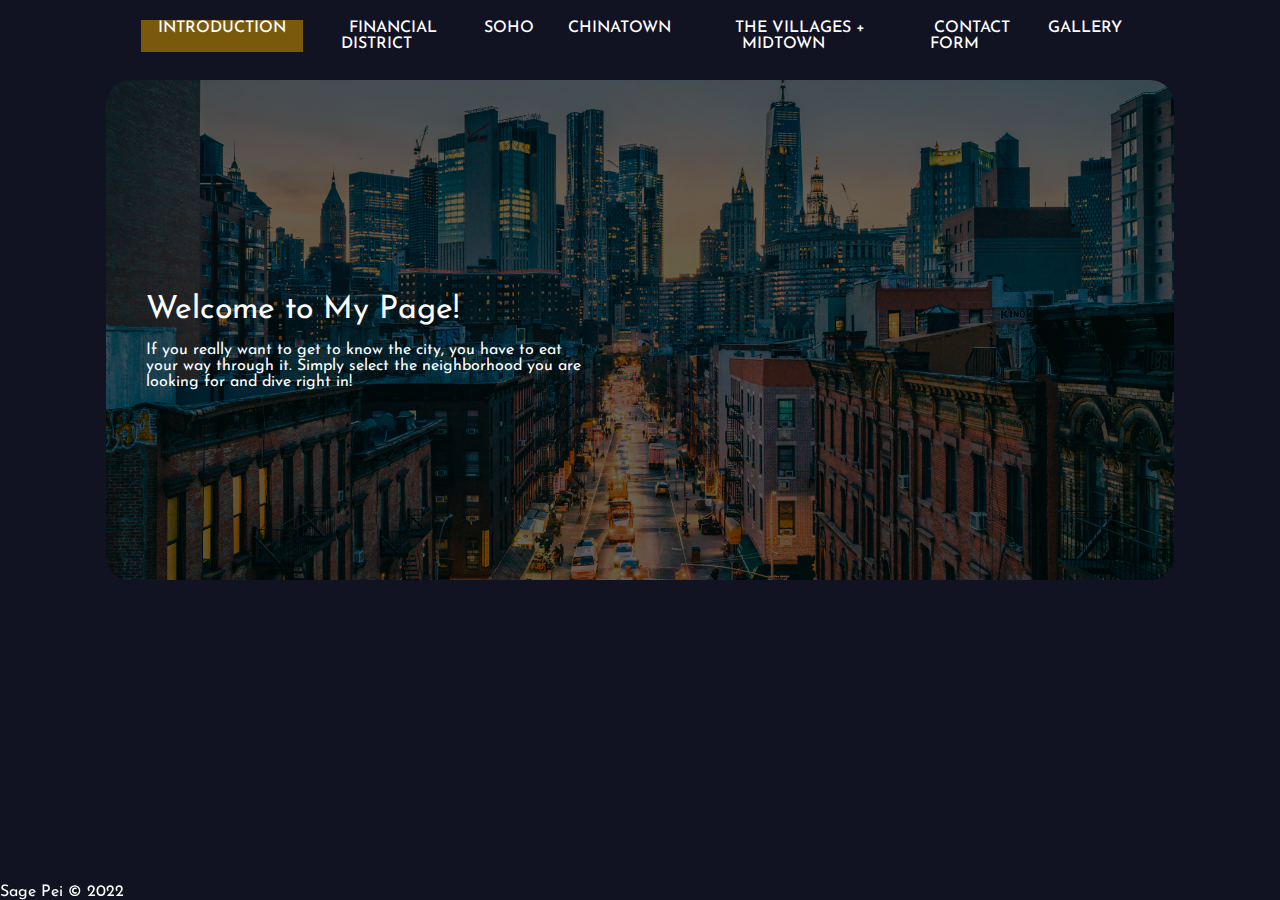
<file: index.html>
<!DOCTYPE html>
	
<html lang="en">
<!-- All of the meta data for the page belongs in the header tag -->
<head>
	<meta charset="UTF-8">
	<meta name="viewport" content="width=device-width, initial-scale=1.0">
    <link href="https://fonts.googleapis.com/css2?family=Crimson+Pro:wght@300&family=Josefin+Sans:ital,wght@1,300&display=swap" rel="stylesheet">
    <link rel="icon" href="image/manhattan_neighborhoods.ico">
    <link rel="stylesheet" href="css/html5reset.css">
     <!-- Link to the stylesheet -->
     <link rel="stylesheet" href="css/fidi_style.css">
    <title>THE VILLAGES + MIDTOWN</title>
</head>

<main>
<body>
	<!-- Header is a sematic tag page that aids readability -->
	<header>
        <nav class="nav container">
            <ul class= "navbar">
                <li class="active"><a href = "index.html" >Introduction</a></li>
                <li><a href = "fidi.html">Financial District</a></li>
                <li><a href = "soho.html">SoHo</a></li>
                <li><a href = "chinatown.html">Chinatown</a></li>
                <li ><a href = "villages.html">The Villages + Midtown </a></li>
                <li><a href = "contact.html">Contact Form</a></li>
                <li><a href = "gallery.html">Gallery</a></li></li>
            </ul>
        </nav>
    </header>

    <!-- about section -->
    <section class = "index container" container id="index">
        <div class = "about-text">
            <h1>Welcome to My Page!</h1> 
            <p>If you really want to get to know the city, you have to eat your way through it. 
                Simply select the neighborhood you are looking for and dive right in!
            </p>
            
        </div> 
    </section>
    
    <footer>
        <p>Sage Pei &copy; 2022</p>
    </footer>
</main>

<style>
	footer{
	position: fixed;
  	left: 0;
  	bottom: 0;
	}
</style>
</file>
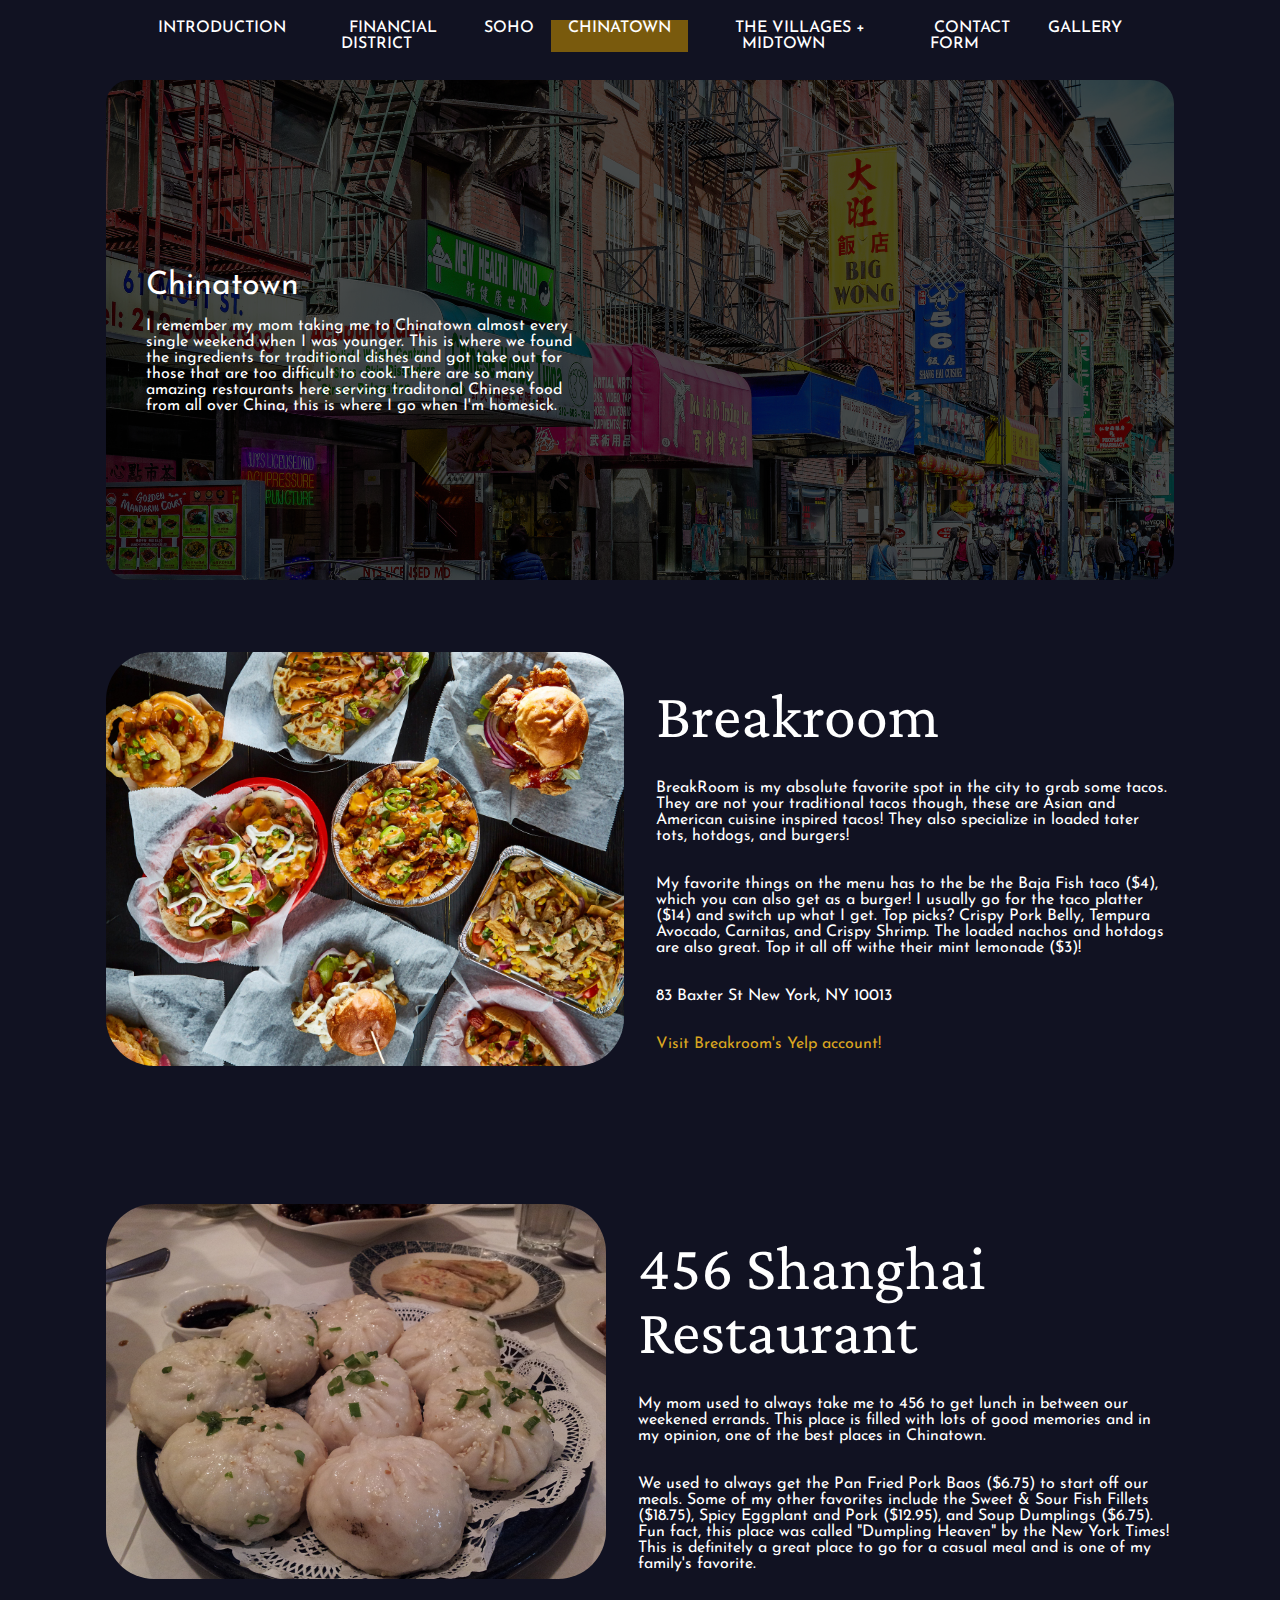
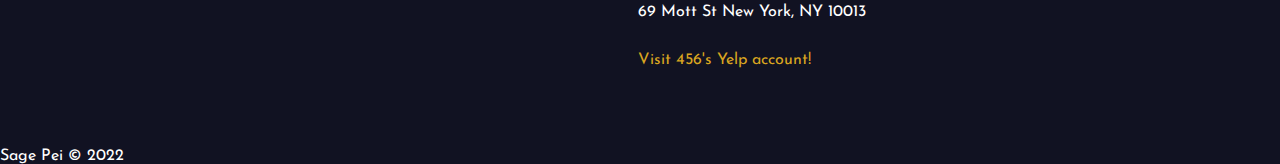
<file: chinatown.html>
<!DOCTYPE html>
	
<html lang="en">
<!-- All of the meta data for the page belongs in the header tag -->
<head>
	<meta charset="UTF-8">
	<meta name="viewport" content="width=device-width, initial-scale=1.0">
    <link href="https://fonts.googleapis.com/css2?family=Crimson+Pro:wght@300&family=Josefin+Sans:ital,wght@1,300&display=swap" rel="stylesheet">
    <link rel="icon" href="image/manhattan_neighborhoods.ico">
    <link rel="stylesheet" href="css/html5reset.css">
     <!-- Link to the stylesheet -->
     <link rel="stylesheet" href="css/fidi_style.css">
    <title>Chinatown</title>
    </head>
</head>

<body>
    <a class="skip" href="#content" tabindex="1">Skip To Main Content</a>
<main>
	<!-- Header is a sematic tag page that aids readability -->
	<header>
        <nav class="nav container">
            <ul class= "navbar">
                <li><a href = "index.html" >Introduction</a></li>
                <li><a href = "fidi.html">Financial District</a></li>
                <li><a href = "soho.html">SoHo</a></li>
                <li class="active"><a href = "chinatown.html">Chinatown</a></li>
                <li><a href = "villages.html">The Villages + Midtown </a></li>
                <li><a href = "contact.html">Contact Form</a></li>
                <li><a href = "gallery.html">Gallery</a></li></li>
            </ul>
        </nav>
    </header>
    <main>
    <!-- about section -->
    <section class = "chinatown container" >
        <div class = "about-text">
            <h1>Chinatown</h1> 
            <p>I remember my mom taking me to Chinatown almost every single weekend when I was younger.
                This is where we found the ingredients for traditional dishes and got take out for those
                that are too difficult to cook. There are so many amazing restaurants here serving traditonal 
                Chinese food from all over China, this is where I go when I'm homesick.
            </p>
        </div> 
    </section>

    <!-- Ruby's section -->
    <section class = "food container" id ="content">
        <div class = "food-img">
            <img src = "image/breakroom_chinatown.dms" width="100%" alt = "Breakroom spread">
        </div>
        <div class = "food-text">
            <h2>Breakroom</h2>
            <p> BreakRoom is my absolute favorite spot in the city to grab some tacos. They are not 
                your traditional tacos though, these are Asian and American cuisine inspired tacos! 
                They also specialize in loaded tater tots, hotdogs, and burgers! 
            </p>
            <p class="highlights"> 
                My favorite things on the menu has to the be the Baja Fish taco ($4), which you can also 
                get as a burger! I usually go for the taco platter ($14) and switch up what I get. Top picks?
                Crispy Pork Belly, Tempura Avocado, Carnitas, and Crispy Shrimp. The loaded nachos and hotdogs 
                are also great. Top it all off withe their mint lemonade ($3)!
            </p>

            <p class= "address">
                83 Baxter St
                New York, NY 10013
            </p>

            <p class = "link">
                <a href="https://www.yelp.com/biz/breakroom-new-york?osq=breakroom" > Visit Breakroom's Yelp account! </a>
            </p>
        </div>
    </section>

    <!-- 456 section -->
    <section class = "food container" >
        <div class = "food-img">
            <img src = "image/456baos_chinatown.jpg" width="500" alt = "465 restaurant baos">
        </div>

        <div class = "food-text">
            <h2>456 Shanghai Restaurant</h2>
            <p> My mom used to always take me to 456 to get lunch in between our weekened errands. This place is filled 
                with lots of good memories and in my opinion, one of the best places in Chinatown. </p>
            <p class="highlights"> 
                We used to always get the Pan Fried Pork Baos ($6.75) to start off our meals. Some of my other favorites include the 
                Sweet & Sour Fish Fillets ($18.75), Spicy Eggplant and Pork ($12.95), and Soup Dumplings ($6.75). Fun fact, this place was 
                called "Dumpling Heaven" by the New York Times! This is definitely a great place to go for a casual meal and is one of my 
                family's favorite.
            </p>
            <p class= "address">
                69 Mott St
                New York, NY 10013
            </p>
            <p class = "link">
                <a href="https://www.yelp.com/biz/456-new-shanghai-new-york" > Visit 456's Yelp account! </a>
            </p>
        </div>
    </section>

    </body>
   
    <footer>
        <p>Sage Pei &copy; 2022</p>
    </footer>
</main>
</file>
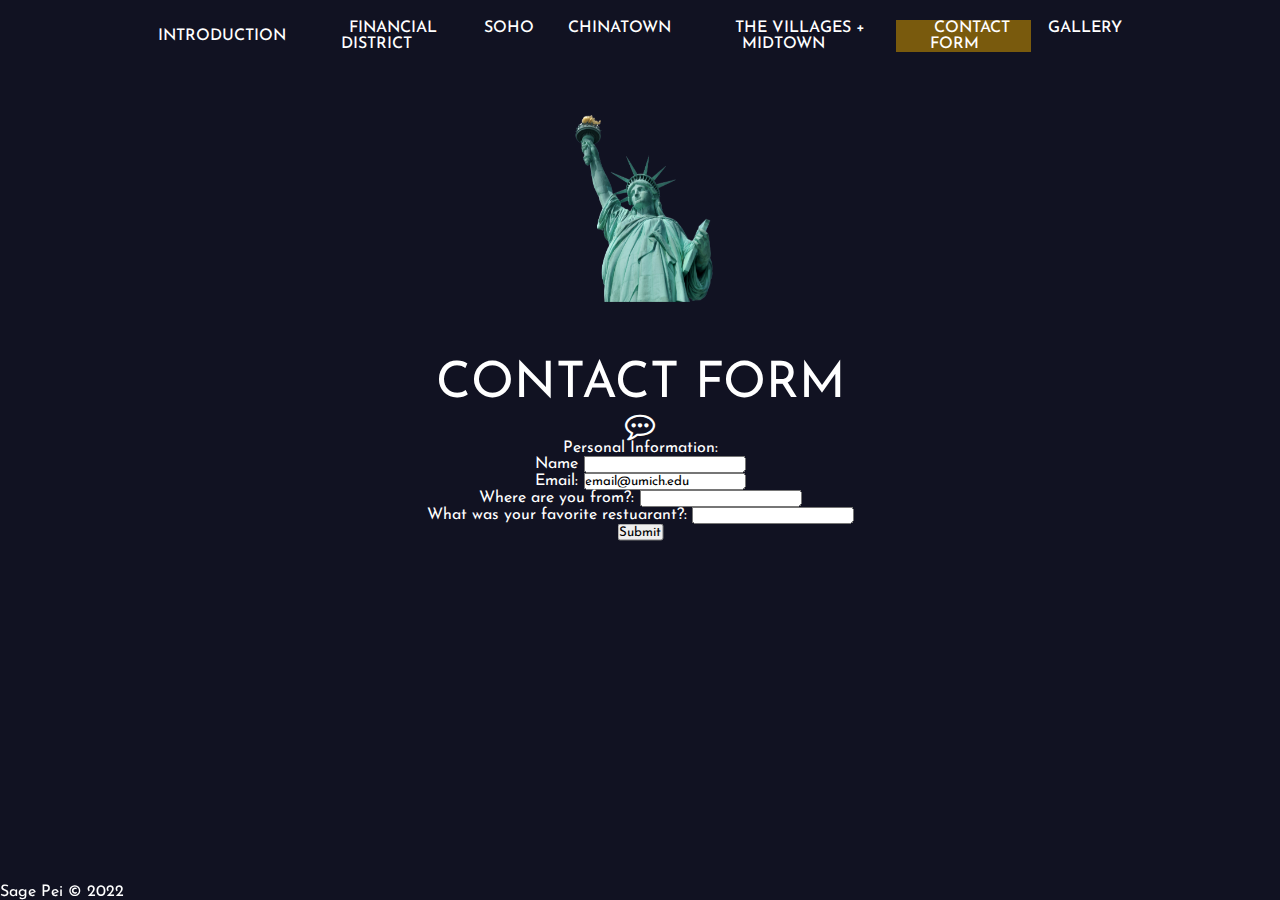
<file: contact.html>
<!DOCTYPE html>
	
<html lang="en">
<!-- All of the meta data for the page belongs in the header tag -->
<head>
	<meta charset="UTF-8">
	<meta name="viewport" content="width=device-width, initial-scale=1.0">
    <link href="https://fonts.googleapis.com/css2?family=Crimson+Pro:wght@300&family=Josefin+Sans:ital,wght@1,300&display=swap" rel="stylesheet">
    <link rel="icon" href="image/manhattan_neighborhoods.ico">
    <link rel="stylesheet" href="css/html5reset.css">
	<link rel="stylesheet" href="https://cdnjs.cloudflare.com/ajax/libs/font-awesome/4.7.0/css/font-awesome.min.css">
     <!-- Link to the stylesheet -->
     <link rel="stylesheet" href="css/fidi_style.css">
    <title>CONTACT FORM</title>
    </head>
</head>

<body>
	<!-- Header is a sematic tag page that aids readability -->
	<header>
        <nav class="nav container">
            <ul class= "navbar">
                <a href = "index.html" >Introduction</a></li>
                <li><a href = "fidi.html">Financial District</a></li>
                <li><a href = "soho.html">SoHo</a></li>
                <li><a href = "chinatown.html">Chinatown</a></li>
                <li><a href = "villages.html">The Villages + Midtown </a></li>
                <li class="active"><a href = "contact.html">Contact Form</a></li>
                <li><a href = "gallery.html">Gallery</a></li></li>
            </ul>
        </nav>
    </header>
<main>
	<div class="flip-card-container" tabindex="0">
        <div class="flip-card">
          <div class="flip-card-front">
            <img src= "image/liberty.png" alt="The Statue of Liberty" width="150">
          </div>
          <div class="flip-card-back" tabindex="0">
            <p>
              let me know what you liked!
              <span> xoxo Sage</span>
            </p>
          </div>
        </div>
      </div>

	<!-- contact form  -->
    <section class = "contact" container id="contact">
        <div class = "contact_form">
			<h1> CONTACT FORM</h1>
			<i class="fa fa-commenting-o" style="font-size:30px" ></i>
			
			<form
		action="https://formspree.io/f/mlezlbka"
		method="POST"
	  >
		<fieldset class = "form_details"> 
		  <legend>Personal Information:</legend>
		  <label for="name">Name</label>
		  <input type="text" id = "name" name="Name"><br/>
		  <label> Email: 
			<input type="email" value = "email@umich.edu" name="address">
		  </label><br/>
		  <label for="location">Where are you from?:</label>
		  <input type="text" id = "location" name = "location"><br>
		  <label for="food">What was your favorite restuarant?:</label>
		  <input type="text" id = "food" name = "place"><br>
		  <input type = "submit" value = "Submit">
		</fieldset>
	  </form> 
	  </div>
    </section>

</body>
</main>

<footer>
	<p>Sage Pei &copy; 2022</p>
</footer>

<style>
	footer{
	position: fixed;
  	left: 0;
  	bottom: 0;
	}
</style>
</file>
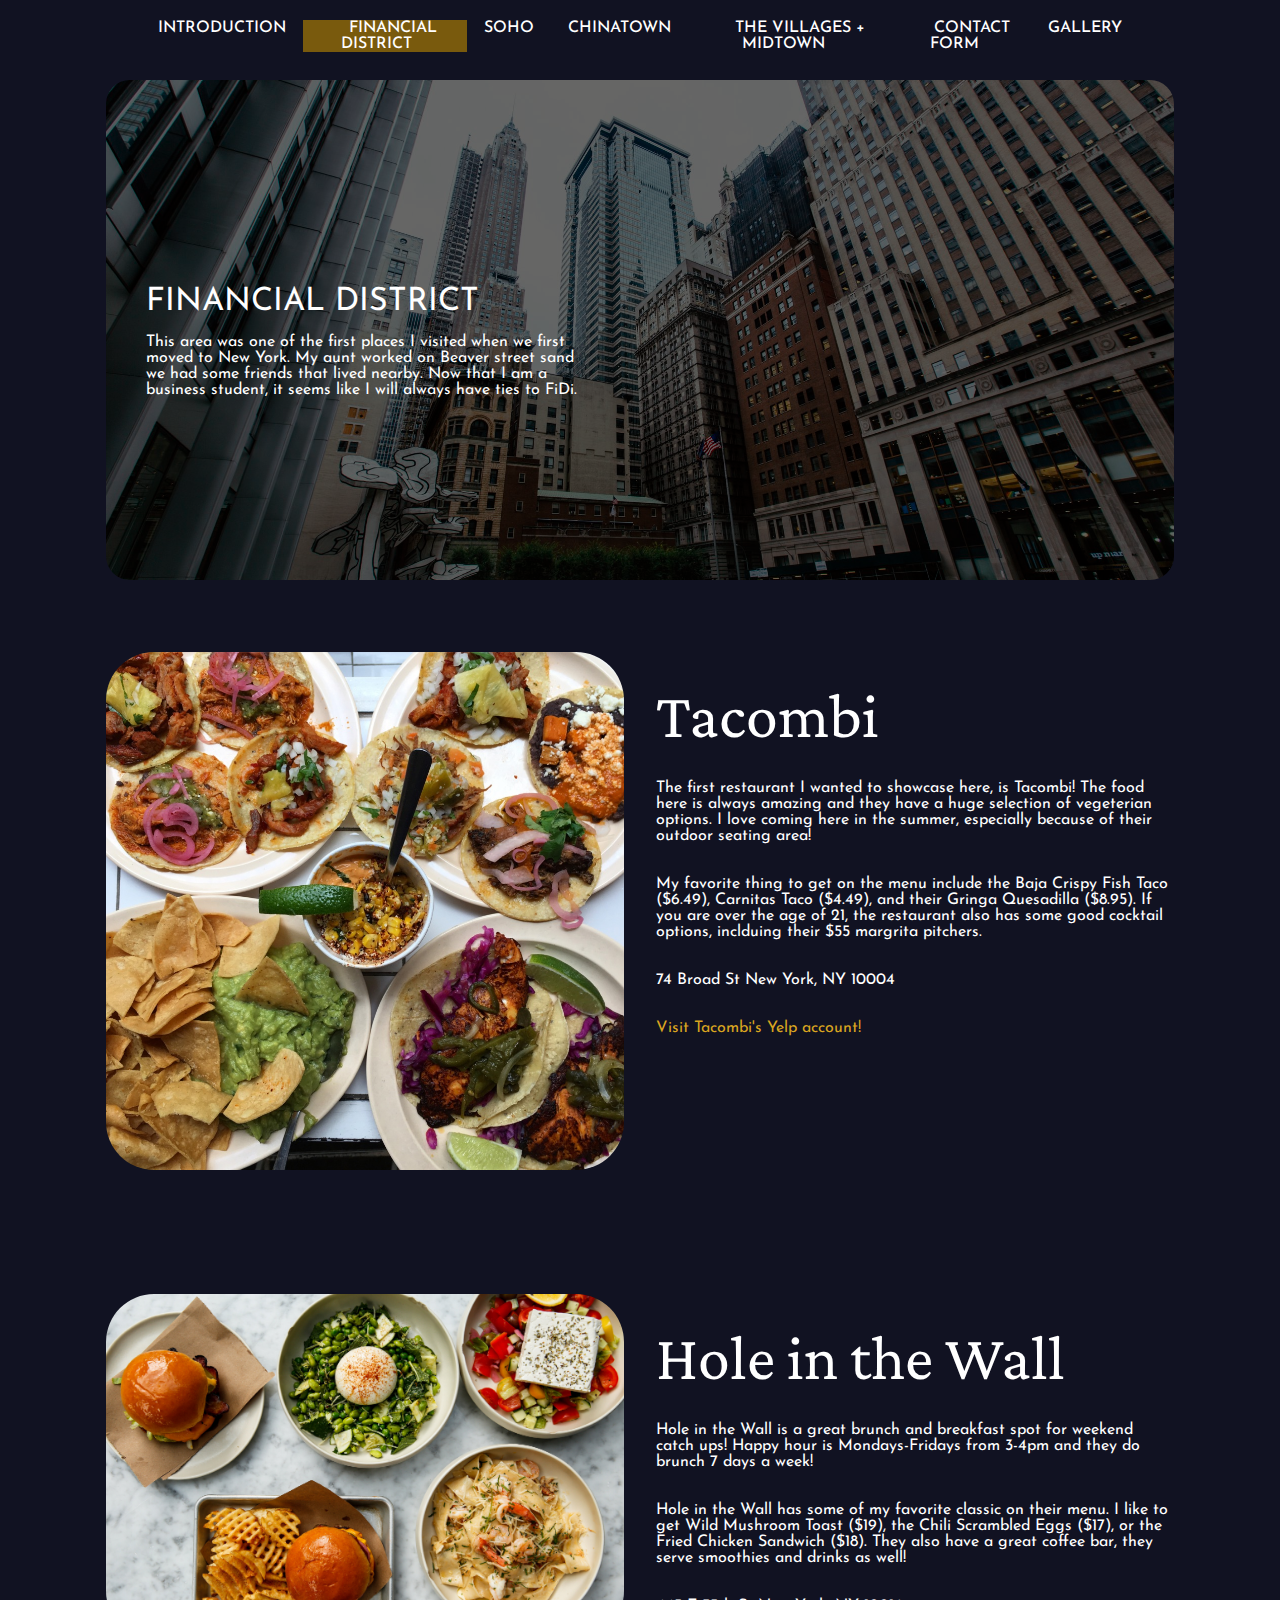
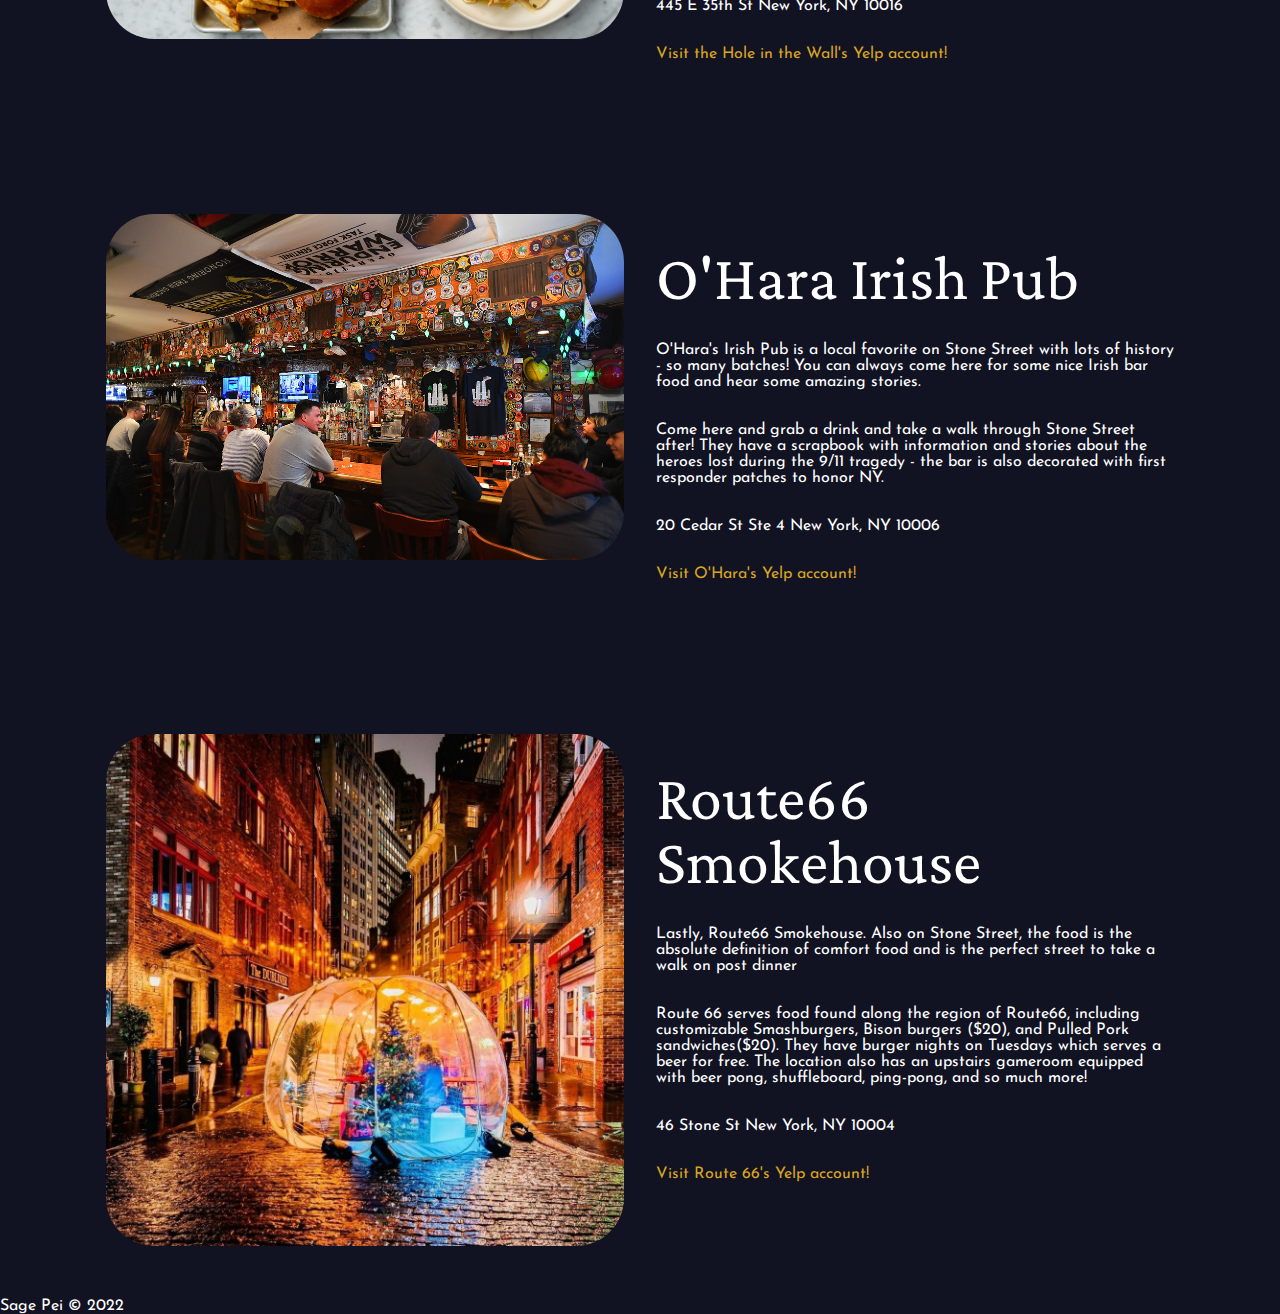
<file: fidi.html>
<!DOCTYPE html>
	
<html lang="en">
<!-- All of the meta data for the page belongs in the header tag -->
<head>
	<meta charset="UTF-8">
	<meta name="viewport" content="width=device-width, initial-scale=1.0">
    <link href="https://fonts.googleapis.com/css2?family=Crimson+Pro:wght@300&family=Josefin+Sans:ital,wght@1,300&display=swap" rel="stylesheet">
    <link rel="icon" href="image/manhattan_neighborhoods.ico">
    <link rel="stylesheet" href="css/html5reset.css">
     <!-- Link to the stylesheet -->
     <link rel="stylesheet" href="css/fidi_style.css">
    <title>Financial District</title>
    </head>
</head>

<body>
        <a class="skip" href="#content" tabindex="1">Skip To Main Content</a>

	<header>
        <nav class="nav container">
            <ul class= "navbar">
                <li><a href = "index.html" >Introduction</a></li>
                <li class="active"><a href = "fidi.html">Financial District</a></li>
                <li><a href = "soho.html">SoHo</a></li>
                <li><a href = "chinatown.html">Chinatown</a></li>
                <li><a href = "villages.html">The Villages + Midtown </a></li>
                <li><a href = "contact.html">Contact Form</a></li>
                <li><a href = "gallery.html">Gallery</a></li></li>
            </ul>
        </nav>
    </header>
<main>
    <!-- about section -->
    <section class = "fidi container" id="fidi">
        <div class = "about-text">
            <h1>FINANCIAL DISTRICT</h1> 
            <p>This area was one of the first places I visited when we first moved to New York.
                My aunt worked on Beaver street sand we had some friends that lived nearby. Now that 
                I am a business student, it seems like I will always have ties to FiDi.</p>
        </div> 
    </section>

    <!-- tacombi section -->
    <section class = "food container" id="content" >
        <div class = "food-img">
            <img class = "tacombi_img" src="image/tacombi_fidi.jpeg" width="100%" alt="tacombi tacos">
        </div>
        <div class = "food-text">
            <h2>Tacombi</h2>
            <p>The first restaurant I wanted to showcase here, is Tacombi! The food here is always amazing and 
                they have a huge selection of vegeterian options. I love coming here in the summer, especially because 
                of their outdoor seating area!</p>
            <p class="highlights"> 
                My favorite thing to get on the menu include the Baja Crispy Fish Taco ($6.49), Carnitas Taco ($4.49), and their Gringa Quesadilla ($8.95). If you are over the age of 
                21, the restaurant also has some good cocktail options, inclduing their $55 margrita pitchers.
            </p>

            <p class= "address">
                74 Broad St
                New York, NY 10004
            </p>

            <p class = "link">
                <a href=" https://www.yelp.com/biz/tacombi-financial-district-new-york-4" class="btn"> Visit Tacombi's Yelp account! </a>
            </p>
        </div>
    </section>

    <!-- hitw section -->
    <section class = "food container" >
        <div class = "food-img">
            <img class = "hitw_img" src = "image/hitw_fidi.jpg" alt= "spread of hole in the wall breakfast" width="100%"/>
        </div>
        <div class = "food-text">
            <h2>Hole in the Wall</h2>
            <p>Hole in the Wall is a great brunch and breakfast spot for weekend catch ups!
                Happy hour is Mondays-Fridays from 3-4pm and they do brunch 7 days a week!</p>
            <p class="highlights"> 
                Hole in the Wall has some of my favorite classic on their menu. I like to get Wild Mushroom Toast ($19), the Chili Scrambled 
                Eggs ($17), or the Fried Chicken Sandwich ($18). They also have a great coffee bar, they serve smoothies and drinks as well! 
            </p>
            <p class= "address">
                445 E 35th St
                New York, NY 10016 
            </p>
            <p class = "link">
                <a href=" https://www.yelp.com/biz/hole-in-the-wall-new-york-9" > Visit the Hole in the Wall's Yelp account! </a>
            </p>
        </div>

    </section>
    <!-- ohara section -->
    <section class = "food container" >
        <div class = "food-img">
            <img class = "ohara_img" src="image/ohara_fidi.jpg" alt="inside of ohara's"  width="100%">
        </div>
        <div class = "food-text">
            <h2>O'Hara Irish Pub</h2>
            <p>O'Hara's Irish Pub is a local favorite on Stone Street with lots of history - so many batches! You can always come here for some nice 
                Irish bar food and hear some amazing stories.</p>
            <p class="highlights"> 
                Come here and grab a drink and take a walk through Stone Street after! They have a scrapbook with information and stories
                about the heroes lost during the 9/11 tragedy - the bar is also decorated with first responder patches to honor NY. 
            </p>

            <p class= "address">
                20 Cedar St
                Ste 4
                New York, NY 10006
            </p>

            <p class = "link">
                <a href="https://www.yelp.com/biz/o-haras-restaurant-and-pub-new-york" > Visit O'Hara's Yelp account! </a>
            </p>
        </div>

    </section>
    <!-- R66 section -->
    <section class = "food container" >
        <div class = "food-img">
            <img class = "R66_img" src = "image/route66_fidi.jpg" alt= "spread of hole in the wall breakfast" width=100%/>
        </div>
        <div class = "food-text">
            <h2>Route66 Smokehouse</h2>
            <p>Lastly, Route66 Smokehouse. Also on Stone Street, the food is the absolute definition of comfort food and 
                is the perfect street to take a walk on post dinner</p>
            <p class="highlights"> 
                Route 66 serves food found along the region of Route66, including customizable Smashburgers, 
                Bison burgers ($20), and Pulled Pork sandwiches($20). They have burger nights on Tuesdays which serves a beer for free. 
                The location also has an upstairs gameroom equipped with beer pong, shuffleboard, ping-pong, and so much more!
            </p>

            <p class= "address">
                46 Stone St
                New York, NY 10004 
            </p>

            <p class = "link">
                <a href="https://www.yelp.com/biz/route-66-smokehouse-new-york" > Visit Route 66's Yelp account! </a>
            </p>
        </div>

    </section>

    </body>
    
    <footer>
        <p>Sage Pei &copy; 2022</p>
    </footer>
</main>
</file>
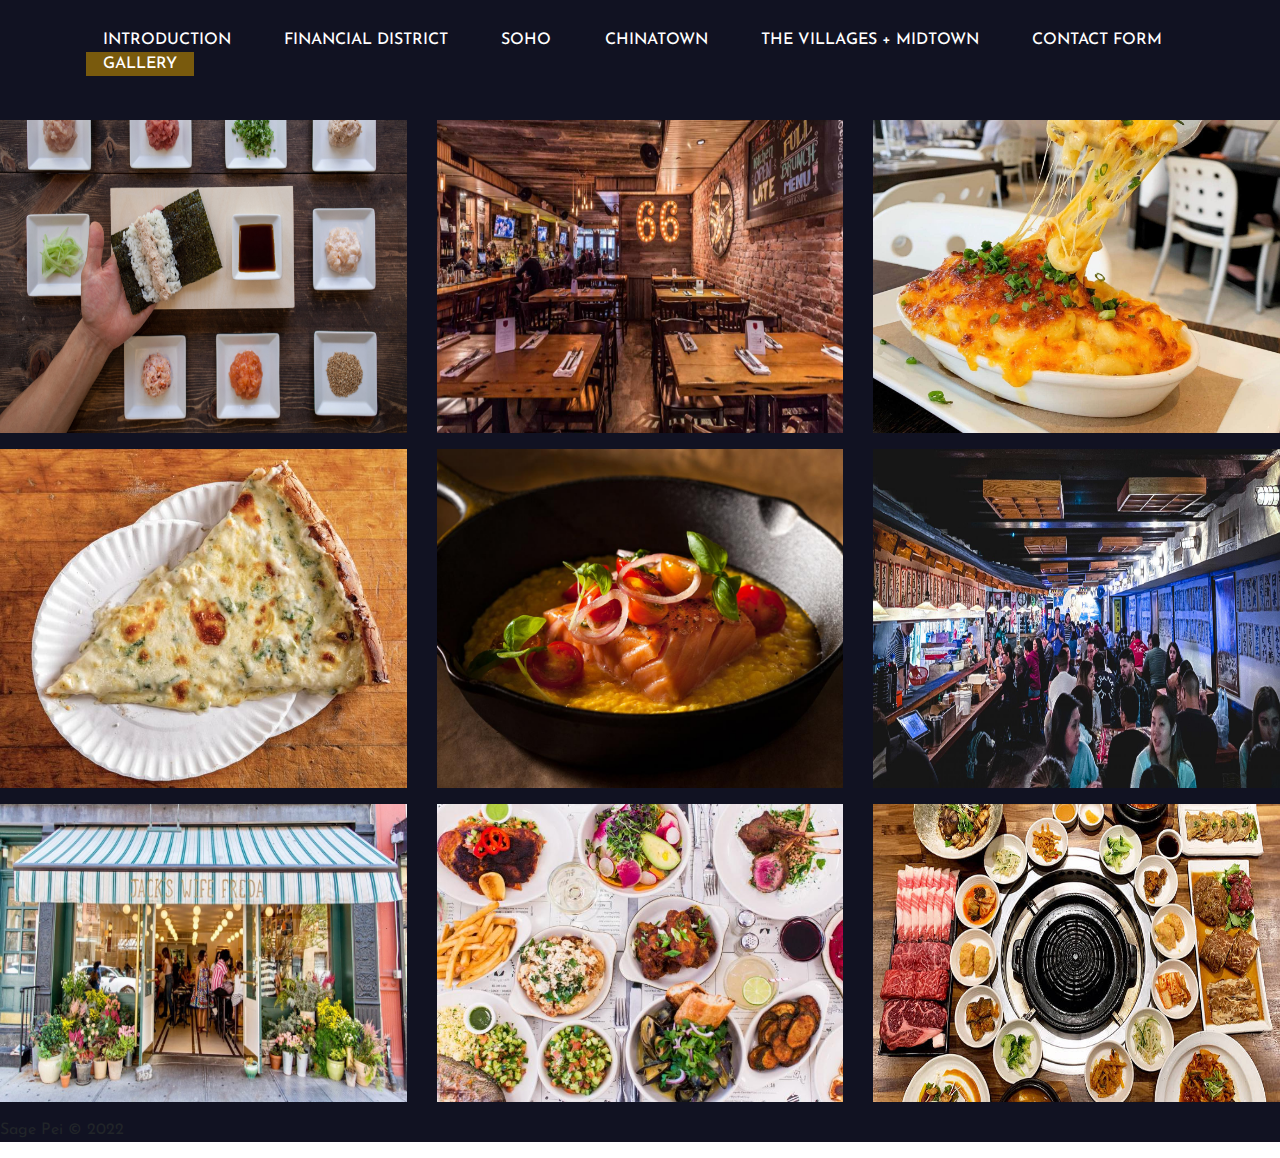
<file: gallery.html>
<!DOCTYPE html>
	
<html lang="en">
<!-- All of the meta data for the page belongs in the header tag -->
<head>
	<meta charset="UTF-8">
	<meta name="viewport" content="width=device-width, initial-scale=1.0">
    <link href="https://fonts.googleapis.com/css2?family=Crimson+Pro:wght@300&family=Josefin+Sans:ital,wght@1,300&display=swap" rel="stylesheet">
    <link rel="icon" href="image/manhattan_neighborhoods.ico">
    <link rel="stylesheet" href="css/fidi_style.css">
    <link rel="stylesheet" href="css/html5reset.css">
    <link rel="stylesheet" href="https://cdn.jsdelivr.net/npm/bootstrap@4.6.1/dist/css/bootstrap.min.css">
     <!-- Link to the stylesheet -->
    <title>Gallery</title>
    </head>
<body>
    <main>
    
	<!-- Header is a sematic tag page that aids readability -->
    <section class = "gallery" id="gallery">
	<header>
        <nav class="nav container">
            <ul class= "navbar">
                <li><a href = "index.html" >Introduction</a></li>
                <li><a href = "fidi.html">Financial District</a></li>
                <li><a href = "soho.html">SoHo</a></li>
                <li><a href = "chinatown.html">Chinatown</a></li>
                <li><a href = "villages.html">The Villages + Midtown </a></li>
                <li><a href = "contact.html">Contact Form</a></li>
                <li class="active"><a href = "gallery.html">Gallery</a></li></li>
            </ul>
        </nav>
    </header>

    <section class = "gallery" id="gallery">
        <div class = "containter-fluid">
            <div class = "row mt-4">

                <div class = "item col-sm-6 col-md-4 mb-3"> 
                    <img src = "image/kazunori_midtown.jpg" width = "100%" height="100%" >
                </div>

                <div class = "item col-sm-6 col-md-4 mb-3"> 
                    <img src = "image/galleryfd1.jpeg" width = "100%" height="100%" >
                    
                </div> 

                <div class = "item col-sm-6 col-md-4 mb-3"> 
                    <img src = "image/cafeteriamac_hells.jpg" width = "100%" height="100%" >
                    
                </div>

                <div class = "item col-sm-6 col-md-4 mb-3"> 
                    <img src = "image/artichoke_chelsea.jpg" width = "100%" height="100%" >
        
                </div>

                <div class = "item col-sm-6 col-md-4 mb-3"> 
                    <img src = "image/mercer_food_soho.jpg" width = "100%" height="100%" >
                </div>

                <div class = "item col-sm-6 col-md-4 mb-3"> 
                    <img src = "image/kenka_marks.jpg" width = "100%" height="100%" >
                </div>

                <div class = "item col-sm-6 col-md-4 mb-3"> 
                        <img src = "image/jacks-wife_hells.jpg" width = "100%" height="100%" >
                </div>

                <div class = "item col-sm-6 col-md-4 mb-3">
                        <img src = "image/jack'swife_hells.jpg" width = "100%" height="100%" >
                    
                </div>

                <div class = "item col-sm-6 col-md-4 mb-3"> 
                        <img src = "image/yoon2.jpeg" width = "100%" height="100%" >
                   
                </div>
    </section>
</body>
<footer>
    <p>Sage Pei &copy; 2022</p>
</footer>
</main>
</file>
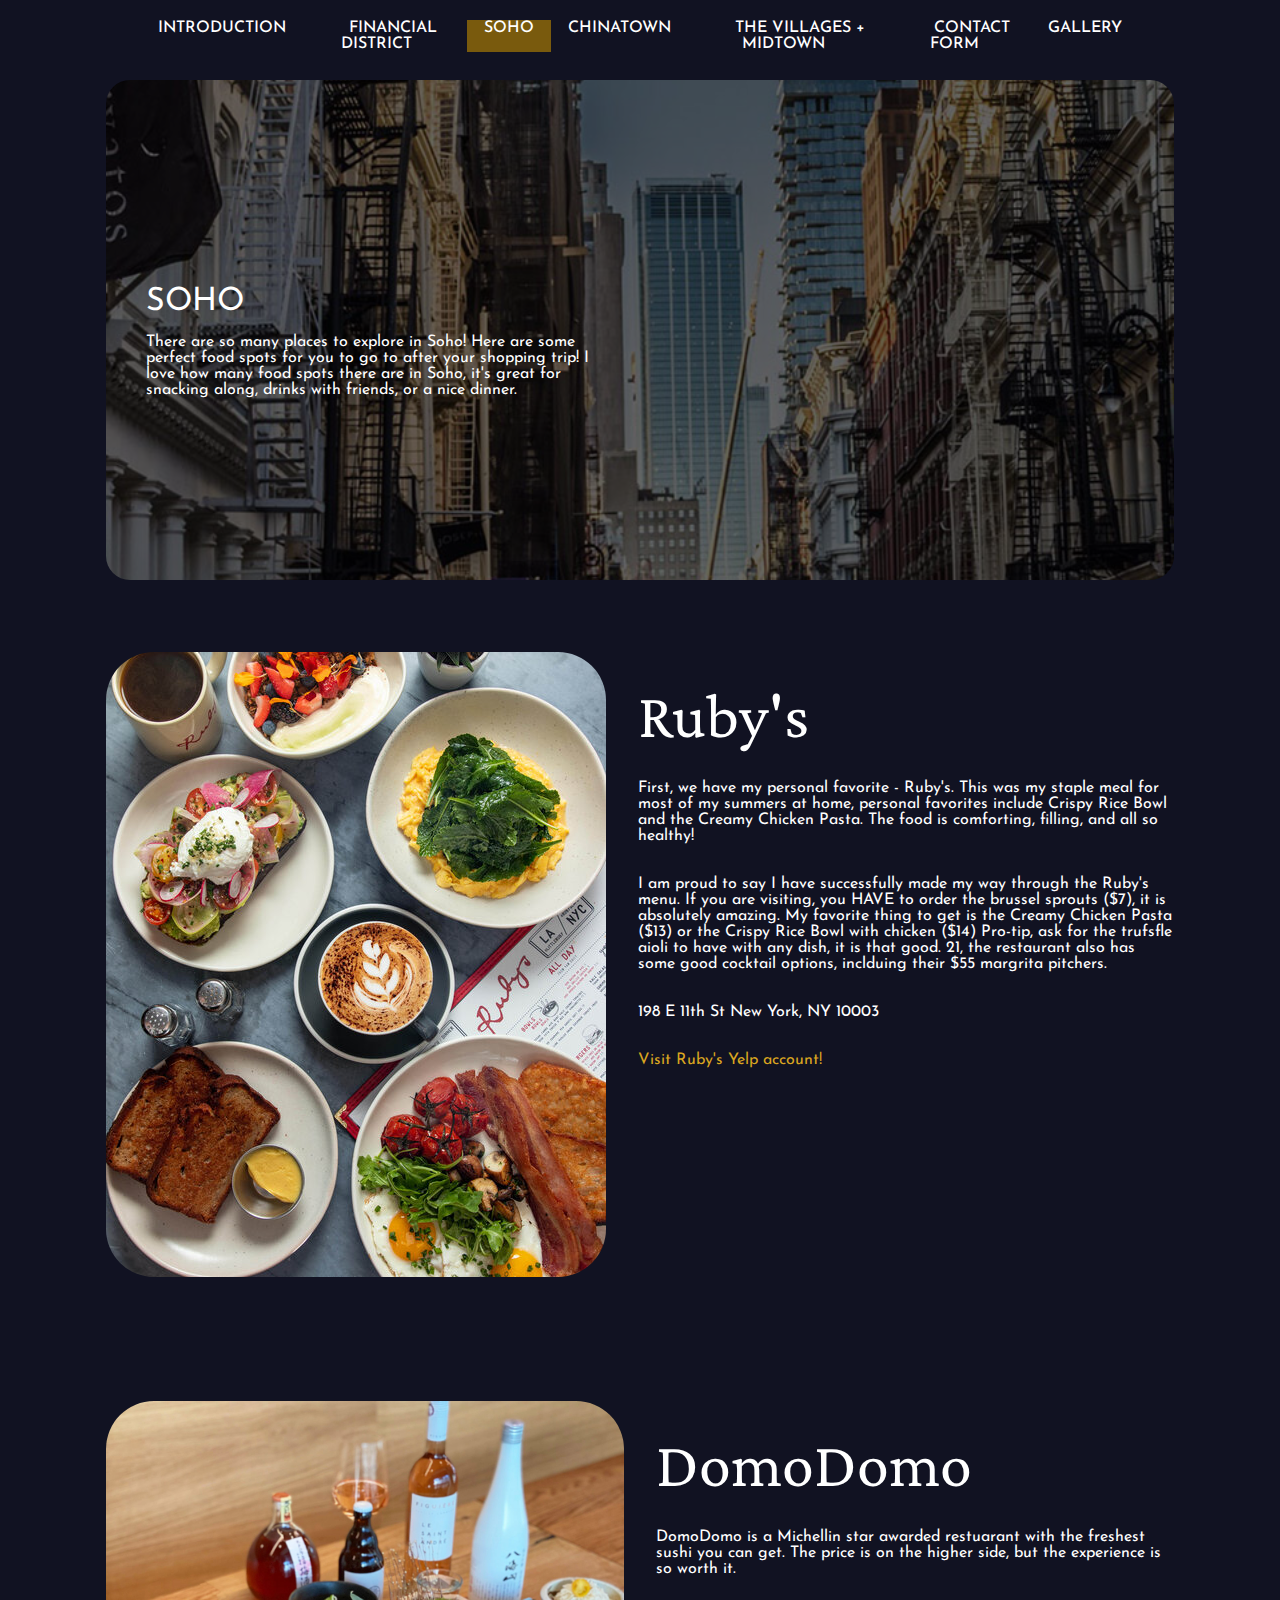
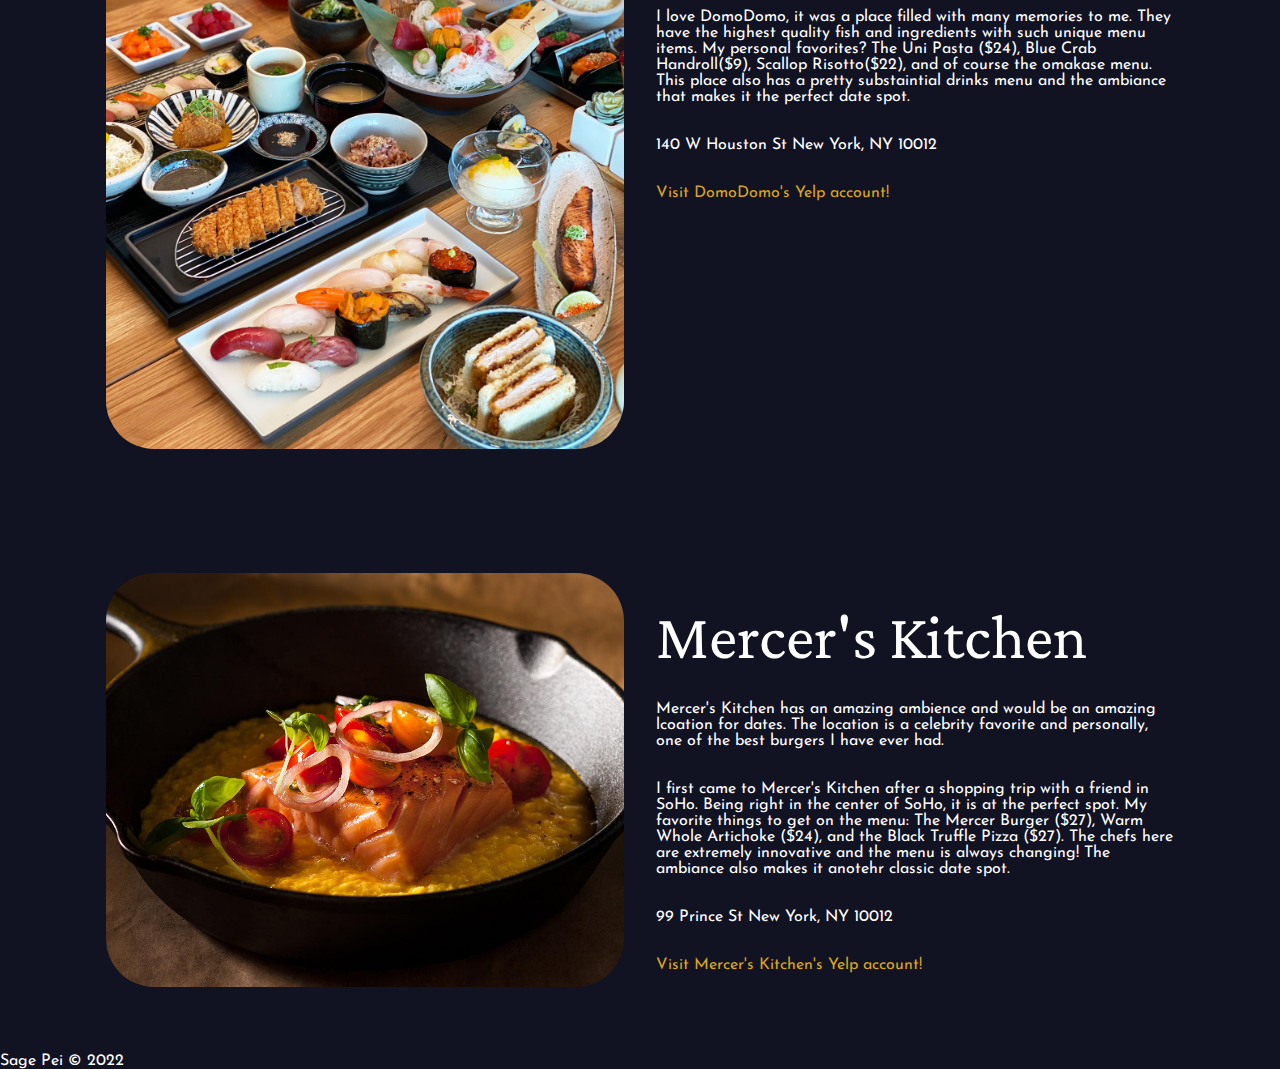
<file: soho.html>
<!DOCTYPE html>
	
<html lang="en">
<!-- All of the meta data for the page belongs in the header tag -->
<head>
	<meta charset="UTF-8">
	<meta name="viewport" content="width=device-width, initial-scale=1.0">
    <link href="https://fonts.googleapis.com/css2?family=Crimson+Pro:wght@300&family=Josefin+Sans:ital,wght@1,300&display=swap" rel="stylesheet">
    <link rel="icon" href="image/manhattan_neighborhoods.ico">
    <link rel="stylesheet" href="css/html5reset.css">
     <!-- Link to the stylesheet -->
     <link rel="stylesheet" href="css/fidi_style.css">
    <title>Soho</title>
    </head>
</head>

<body>
	<a class="skip" href="#content" tabindex="1">Skip To Main Content</a>

	<header>    
        <nav class="nav container">
            <ul class= "navbar">
                <li><a href = "index.html" >Introduction</a></li>
                <li><a href = "fidi.html">Financial District</a></li>
                <li class="active"><a href = "soho.html">SoHo</a></li>
                <li><a href = "chinatown.html">Chinatown</a></li>
                <li><a href = "villages.html">The Villages + Midtown </a></li>
                <li><a href = "contact.html">Contact Form</a></li>
                <li><a href = "gallery.html">Gallery</a></li></li>
            </ul>
        </nav>
    </header>

    <main>
    <!-- about section -->
    <section class = "soho container" >
        <div class = "about-text">
            <h1>SOHO</h1> 
            <p>There are so many places to explore in Soho! Here are some perfect food spots for you to go to 
                after your shopping trip! I love how many food spots there are in Soho, it's great for snacking 
                along, drinks with friends, or a nice dinner.</p>
        </div> 
    </section>

    <!-- Ruby's section -->
    <section class = "food container" id = "content">
        <div class = "food-img">
            <img class = "ruby_img" src="image/ruby's_spread_soho.jpg" width="100%" alt="ruby's spread of food">
        </div>
        <div class = "food-text">
            <h2>Ruby's</h2>
            <p>First, we have my personal favorite - Ruby's. This was my staple meal for most of my summers at home, personal favorites include
                Crispy Rice Bowl and the Creamy Chicken Pasta. The food is comforting, filling, and all so healthy!</p>
            <p class="highlights"> 
                I am proud to say I have successfully made my way through the Ruby's menu. If you are visiting, you HAVE to order the brussel sprouts
                ($7), it is absolutely amazing. My favorite thing to get is the Creamy Chicken Pasta ($13) or the Crispy Rice Bowl with chicken ($14)
                Pro-tip, ask for the trufsfle aioli to have with any dish, it is that good.
                21, the restaurant also has some good cocktail options, inclduing their $55 margrita pitchers.
            </p>

            <p class= "address">
                198 E 11th St
                New York, NY 10003
            </p>

            <p class = "link">
                <a href="https://www.yelp.com/biz/rubys-cafe-new-york-5?osq=Ruby%27s+Soho" > Visit Ruby's Yelp account! </a>
            </p>
        </div>
    </section>

    <!-- domodomo section -->
    <section class = "food container" >
        <div class = "food-img">
            <img class = "domo_img" src = "image/domo_soho.jpg" alt= "spread of the domodomo lunch combo" width="100%"/>
        </div>
        <div class = "food-text">
            <h2>DomoDomo</h2>
            <p>DomoDomo is a Michellin star awarded restuarant with the freshest sushi you can get. The price is on the higher side, but 
                the experience is so worth it.</p>
            <p class="highlights"> 
                I love DomoDomo, it was a place filled with many memories to me. They have the highest quality fish and ingredients with 
                such unique menu items. My personal favorites? The Uni Pasta ($24), Blue Crab Handroll($9), Scallop Risotto($22), and of course 
                the omakase menu. This place also has a pretty substaintial drinks menu and the ambiance that makes it the perfect date spot.
            </p>
            <p class= "address">
                140 W Houston St
                New York, NY 10012
            </p>
            <p class = "link">
                <a href="https://www.yelp.com/biz/domodomo-new-york-new-york-4" > Visit DomoDomo's Yelp account! </a>
            </p>
        </div>

    </section>
    <!-- mercer's kitchen section -->
    <section class = "food container" >
        <div class = "food-img">
            <img class = "mercer_img" src="image/mercer_food_soho.jpg" alt= "salmon dish from Mercer's Kitchen" width="100%">
        </div>
        <div class = "food-text">
            <h2>Mercer's Kitchen</h2>
            <p>Mercer's Kitchen has an amazing ambience and would be an amazing lcoation for dates. The location is a celebrity favorite and
                personally, one of the best burgers I have ever had.</p>
            <p class="highlights"> 
                I first came to Mercer's Kitchen after a shopping trip with a friend in SoHo. Being right in the center of SoHo, it is at the 
                perfect spot. My favorite things to get on the menu: The Mercer Burger ($27), Warm Whole Artichoke ($24), and the Black Truffle Pizza ($27). The chefs
                here are extremely innovative and the menu is always changing! The ambiance also makes it anotehr classic date spot.
            </p>

            <p class= "address">
                99 Prince St
                New York, NY 10012
            </p>

            <p class = "link">
                <a href="https://www.yelp.com/biz/the-mercer-kitchen-new-york-10?osq=mercer%27s+kitchen" > Visit Mercer's Kitchen's Yelp account! </a>
            </p>
        </div>
    </section>

    </body>
   
    <footer>
        <p>Sage Pei &copy; 2022</p>
    </footer>

</main>
</file>
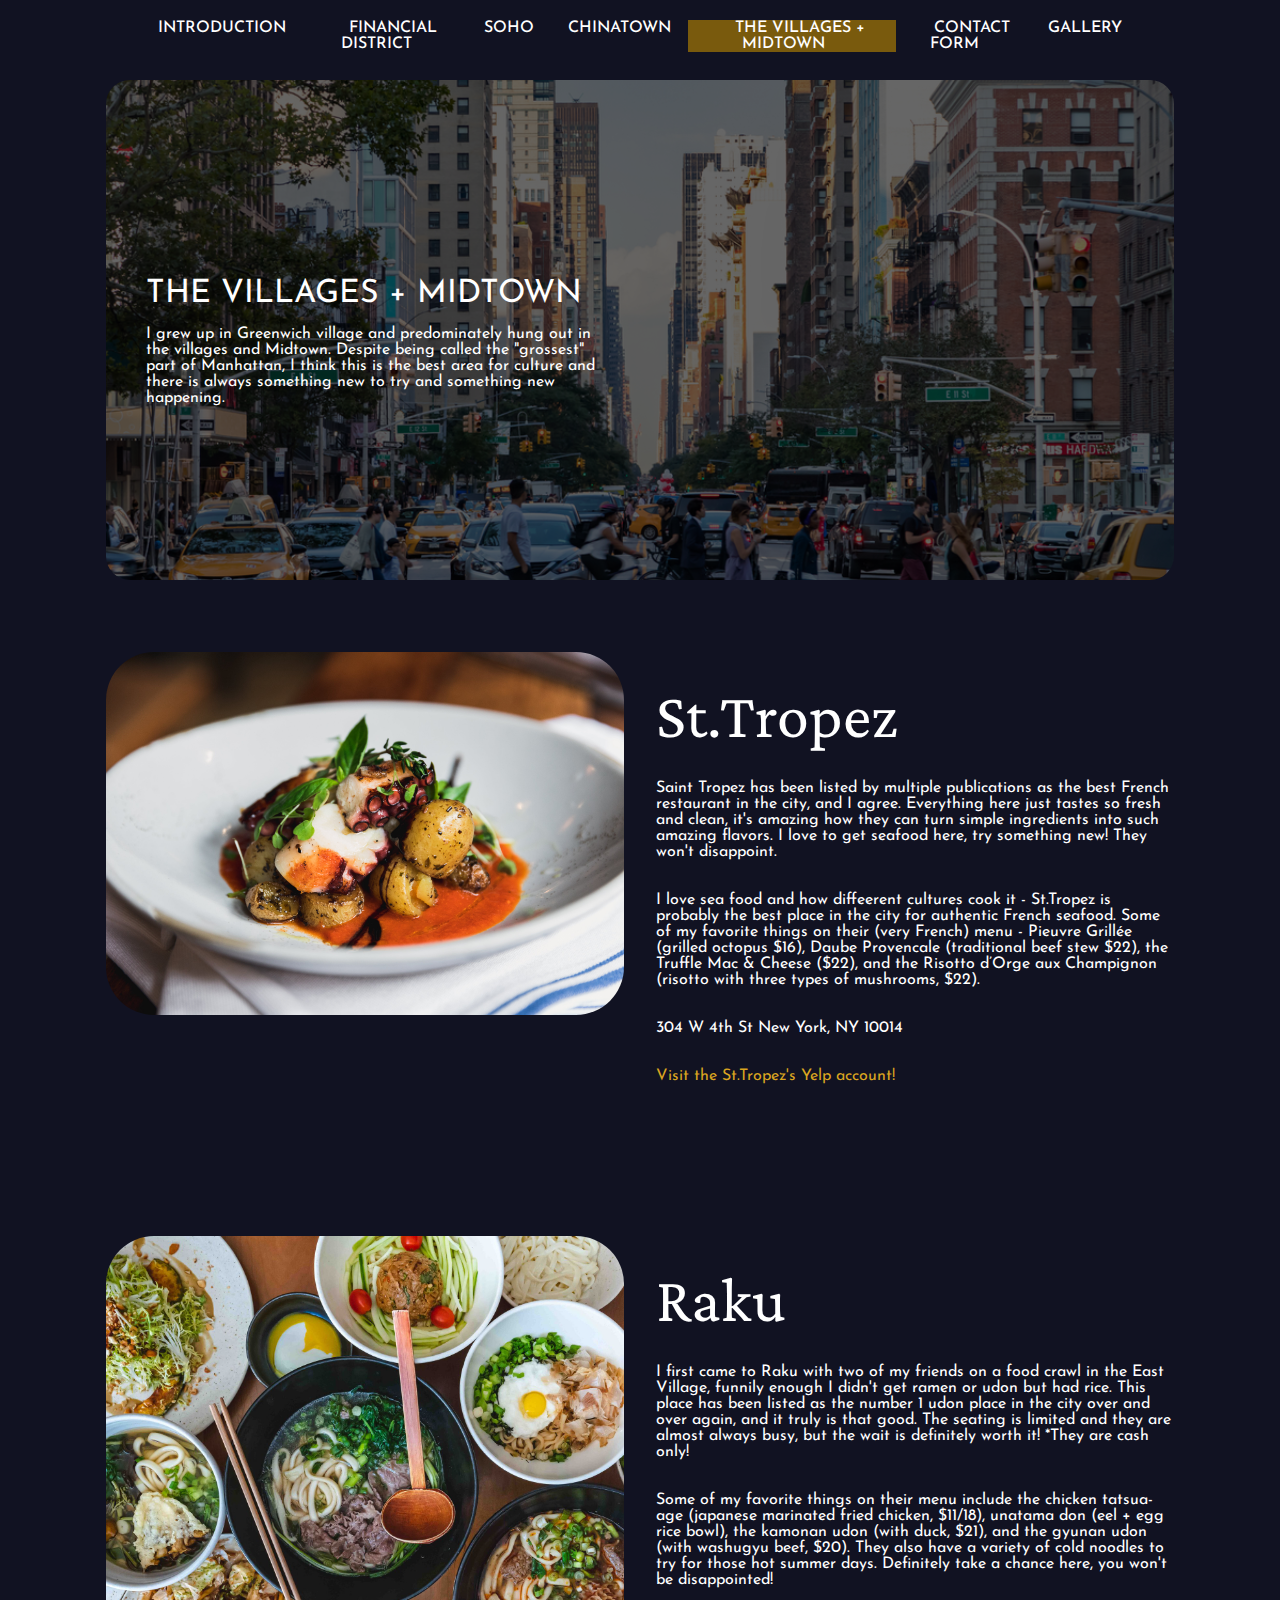
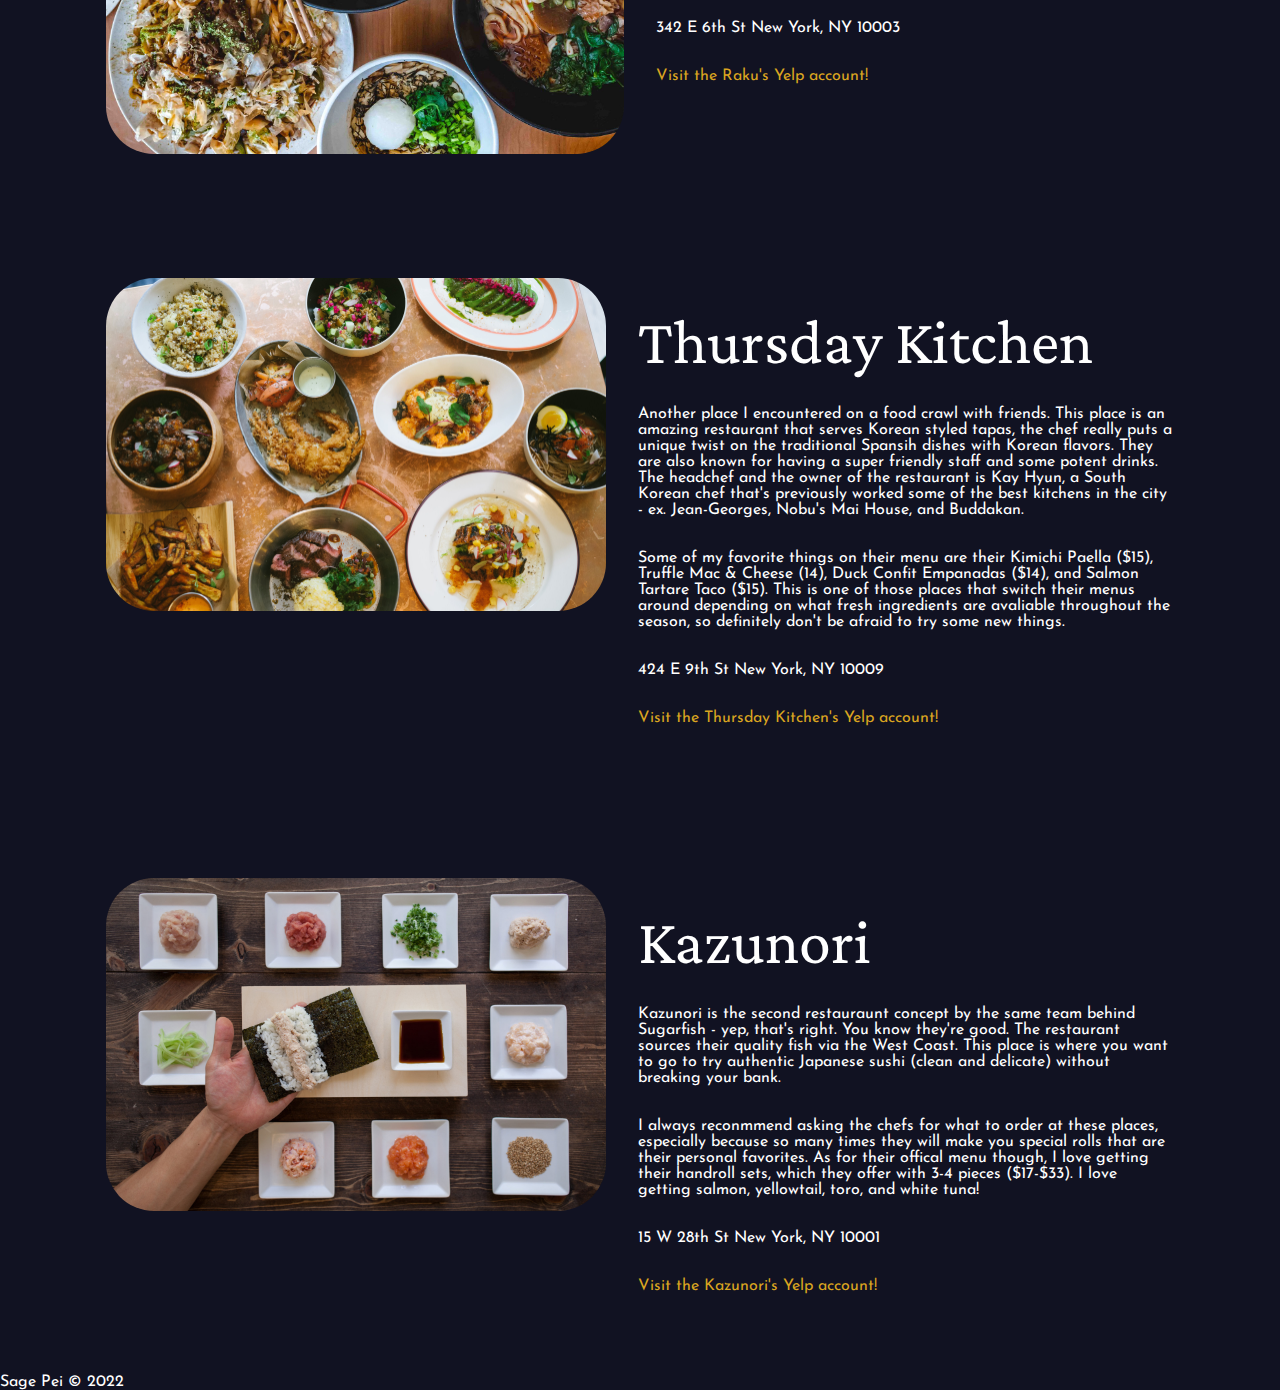
<file: villages.html>
<!DOCTYPE html>
	
<html lang="en">
<!-- All of the meta data for the page belongs in the header tag -->
<head>
	<meta charset="UTF-8">
	<meta name="viewport" content="width=device-width, initial-scale=1.0">
    <link href="https://fonts.googleapis.com/css2?family=Crimson+Pro:wght@300&family=Josefin+Sans:ital,wght@1,300&display=swap" rel="stylesheet">
    <link rel="icon" href="image/manhattan_neighborhoods.ico">
    <link rel="stylesheet" href="css/html5reset.css">
     <!-- Link to the stylesheet -->
     <link rel="stylesheet" href="css/fidi_style.css">
    <title>THE VILLAGES + MIDTOWN</title>
    </head>
</head>

<body>
	<a class="skip" href="#content" tabindex="1">Skip To Main Content</a>
<main>
	<header>
        <nav class="nav container">
            <ul class= "navbar">
                <li><a href = "index.html" >Introduction</a></li>
                <li><a href = "fidi.html">Financial District</a></li>
                <li><a href = "soho.html">SoHo</a></li>
                <li><a href = "chinatown.html">Chinatown</a></li>
                <li class="active"><a href = "villages.html">The Villages + Midtown </a></li>
                <li><a href = "contact.html">Contact Form</a></li>
                <li><a href = "gallery.html">Gallery</a></li></li>
            </ul>
        </nav>
    </header>

    <!-- about section -->
    <section class = "villages container" >
        <div class = "about-text">
            <h1>THE VILLAGES + MIDTOWN</h1> 
            <p>I grew up in Greenwich village and predominately hung out in the villages and Midtown.
                Despite being called the "grossest" part of Manhattan, I think this is the best area for culture 
                and there is always something new to try and something new happening.
            </p>
        </div> 
    </section>

    <!-- St.Tropez section -->
    <section class = "food container" id="content" >
        <div class = "food-img">
            <img src = "image/west.ST.jpeg" width="100%" alt = "St.Tropez in West Village">
        </div>
        <div class = "food-text">
            <h2>St.Tropez</h2>
            <p>Saint Tropez has been listed by multiple publications as the best French restaurant 
                in the city, and I agree. Everything here just tastes so fresh and clean, it's amazing how they 
                can turn simple ingredients into such amazing flavors. I love to get seafood here, try something new! 
                They won't disappoint.</p>
            <p class="highlights"> 
                I love sea food and how diffeerent cultures cook it - St.Tropez is probably the best place in the city for 
                authentic French seafood. Some of my favorite things on their (very French) menu - Pieuvre Grillée (grilled octopus 
                $16), Daube Provencale (traditional beef stew $22), the Truffle Mac & Cheese ($22), and the Risotto d’Orge aux Champignon 
                (risotto with three types of mushrooms, $22).
            </p>

            <p class= "address">
                304 W 4th St
                New York, NY 10014
            </p>

            <p class = "link">
                <a href="https://www.yelp.com/biz/st-tropez-west-village-new-york-3" > Visit the St.Tropez's Yelp account! </a>
            </p>
        </div>
    </section>

    <!-- Raku section -->
    <section class = "food container" >
        <div class = "food-img">
            <img src = "image/raku_east.jpg" width="100%" alt = "Raku in East Village">
        </div>
        <div class = "food-text">
            <h2>Raku</h2>
            <p>I first came to Raku with two of my friends on a food crawl in the East Village, funnily enough I didn't get ramen or udon but had rice. 
                This place has been listed as the number 1 udon place in the city over and over again, and it truly is that good. The 
                seating is limited and they are almost always busy, but the wait is definitely worth it! *They are cash only! </p>
            <p class="highlights"> 
                Some of my favorite things on their menu include the chicken tatsua-age (japanese marinated fried chicken, $11/18), unatama don (eel + egg rice bowl), 
                the kamonan udon (with duck, $21), and the gyunan udon (with washugyu beef, $20). They also have a variety of cold noodles to try for those hot summer days. 
                Definitely take a chance here, you won't be disappointed!
            </p>
            <p class= "address">
                342 E 6th St
                New York, NY 10003
            </p>

            <p class = "link">
                <a href="https://www.yelp.com/biz/raku-new-york-7" > Visit the Raku's Yelp account! </a>
            </p>
        </div>

    </section>

    <!-- thursday kitchen section -->
    <section class = "food container" >
        <div class = "food-img">
            <img src = "image/thusdaykitchen_table.jpg" width="500" alt = "Thursday Kitchen's truffle mac&cheese">
        </div>
        <div class = "food-text">
            <h2>Thursday Kitchen</h2>
            <p>Another place I encountered on a food crawl with friends. This place is an amazing restaurant that serves Korean styled tapas,
                the chef really puts a unique twist on the traditional Spansih dishes with Korean flavors. They are also known for having a super
                friendly staff and some potent drinks. The headchef and the owner of the restaurant is Kay Hyun, a South Korean chef that's previously worked some of the best kitchens in the 
                city - ex. Jean-Georges, Nobu's Mai House, and Buddakan. </p>
            <p class="highlights"> 
                Some of my favorite things on their menu are their Kimichi Paella ($15), Truffle Mac & Cheese (14), 
                Duck Confit Empanadas ($14), and Salmon Tartare Taco ($15). This is one of those places that switch their menus around depending on 
                what fresh ingredients are avaliable throughout the season, so definitely don't be afraid to try some new things.     
            </p>

            <p class= "address">
                424 E 9th St
                New York, NY 10009
            </p>

            <p class = "link">
                <a href="https://www.yelp.com/biz/thursday-kitchen-new-york" > Visit the Thursday Kitchen's Yelp account! </a>
            </p>
        </div>
    </section>

    <!-- kazunori section -->
    <section class = "food container" >
        <div class = "food-img">
            <img src = "image/kazunori_midtown.jpg" width="500" alt = "Kazunori sushi spread">
        </div>
        <div class = "food-text">
            <h2>Kazunori</h2>
            <p>Kazunori is the second restauraunt concept by the same team behind Sugarfish - yep, that's right. You know they're good. 
                The restaurant sources their quality fish via the West Coast. This place is where you want to go to try authentic Japanese sushi 
                (clean and delicate) without breaking your bank.  </p>
            <p class="highlights"> 
                I always reconmmend asking the chefs for what to order at these places, especially because so many times they will make you special
                rolls that are their personal favorites. As for their offical menu though, I love getting their handroll sets, which they offer with 
                3-4 pieces ($17-$33). I love getting salmon, yellowtail, toro, and white tuna! 

            </p>

            <p class= "address">
                15 W 28th St
                New York, NY 10001 
            </p>

            <p class = "link">
                <a href="https://www.yelp.com/biz/kazunori-the-original-hand-roll-bar-new-york-2" > Visit the Kazunori's Yelp account! </a>
            </p>
        </div>
    </section>

    </body>
    
    <footer>
        <p>Sage Pei &copy; 2022</p>
    </footer>
</main>
</file>
<file: css/fidi_style.css>
*{
  font-family:'Josefin Sans';
  margin:0; 
  padding:0;
  box-sizing: border-box;
  scroll-behavior: smooth;
  scroll-padding-top: 4rem;
  list-style:none;
  text-decoration: none;
}

:root {
  --main-color: rgb(55, 26, 221);
  --second-color:var(--second-color);
  --text-color: white;
  --bg-color:#111222;;
 
  --box-shadow: 2px 2px 18px rgb(14 52 54 /15%);
} 

a{
  color: goldenrod;
}

body{
  background-color: var(--bg-color);
  font-family:'Josefin Sans';
  color:var(--text-color);
}

section{
  padding: 4.5rem 0 3rem;
}

.container{
  max-width: 1068px;
  margin-left: auto;
  margin-right:auto;
}

header{
  display: block;
  width: 100%;
  background: var(--bg-color);
  position: fixed;
  top:0;
  left:0;
  z-index: 1;
}

.nav{
  display:flex;
  align-items: center;
  text-align: center;
  justify-content:space-between;
  padding: 20px 35px;
  font-family:'Josefin Sans';
}

.navbar{
  display: flex;
}

.navbar a{
  padding: 8px 17px;
  color: var(--text-color);
  font-size: 1rem;
  text-transform: uppercase;
  text-align: center;
  font-weight: 500;
}

.navbar a:hover{
  color: goldenrod;
  text-decoration: underline;
}

.active{
  background: rgb(121, 90, 13);
  text-transform: uppercase;
  text-align: center;
}

.skip {
  padding: 8px;
  position: absolute;
  background: #994d0b;
  color:white;
  left: 75%;
  height: 30px;
  transform: translateY(-400%);
  transition: transform 0.3s;
  z-index:1;
}

.skip:focus {
  transform: translateY(0%);
  
}


/* individual pages */
.index{
  margin-top: 5rem;
  background:url("../image/NYC.jpeg");
  background-repeat: no-repeat ; 
  background-color: rgba(0, 0, 0, 0.6);
	background-blend-mode: multiply;
  background-size: cover;
  background-position: center;
  height: 500px;
  border-radius: 1.5rem;
  display: flex;
  align-items: center;
}
.fidi{
  margin-top: 5rem;
  background:url("../image/fidi.jpeg");
  background-repeat: no-repeat ; 
  background-color: rgba(0, 0, 0, 0.6);
	background-blend-mode: multiply;
  background-size: cover;
  background-position: center;
  height: 500px;
  border-radius: 1.5rem;
  display: flex;
  align-items: center;
}

.soho{
  margin-top: 5rem;
  background:url("../image/soho.jpeg");
  background-repeat: no-repeat ; 
  background-color: rgba(0, 0, 0, 0.6);
	background-blend-mode: multiply;
  background-size: cover;
  background-position: center;
  height: 500px;
  border-radius: 1.5rem;
  display: flex;
  align-items: center;
}

.chinatown{
  margin-top: 5rem;
  background:url("../image/chinatown.jpeg");
  background-repeat: no-repeat ; 
  background-color: rgba(0, 0, 0, 0.7);
	background-blend-mode: multiply;
  background-size: cover;
  background-position: center;
  height: 500px;
  border-radius: 1.5rem;
  display: flex;
  align-items: center;
}

.villages{
  margin-top: 5rem;
  background:url("../image/east.jpeg");
  background-repeat: no-repeat ; 
  background-color: rgba(0, 0, 0, 0.6);
	background-blend-mode: multiply;
  background-size: cover;
  background-position: center;
  height: 500px;
  border-radius: 1.5rem;
  display: flex;
  align-items: center;
}

.gallery{
  margin-top: 70px;
  background-color: #111222;
}

.about-text{
  padding-left:40px; 
}

.about-text h1{
  color:white;
  font-size: 2rem;
  margin-bottom: 1rem;
}

.about-text p{
  width: 450px;
}

.food{
  display: grid;
  grid-template-columns: repeat(auto-fit,minmax(18rem,auto));
  gap: 2rem;
}

.food-img img{
  border-radius: 3rem; 
}

 .food-text h2{
  font-size: 4rem;
  font-family: 'Crimson Pro', serif;
  margin: 2rem 0 2rem;
 }

.food-text p {
  font-size: 2 rem;
  margin: 2rem 0 2rem;
}

.contact_form{
	position: absolute;
	top: 50%;
	left:50%;
	transform: translate(-50%,-50%);
	color: white;
	text-align: center; 
}
.contact_form h1{
  animation-duration: 3s;
  animation-name: slidein;
	font-family: 'Josefin Sans', sans-serif;
	font-size: 50px;
	text-transform: capitalize;
}

@keyframes slidein {
  from {
    margin-left: 100%;
    width: 300%;
  }
  to {
    margin-left: 0%;
    width: 100%;
  }
}

.form_details{
    font-family: 'Josefin Sans', sans-serif;
}

button{
	background: none;
	border: 1px solid white;
	color: white; 
	font-size: 18px;
	padding: 10px 25px;
	border-radius: 6px;
	font-family: 'Crimson Pro', serif;
}

button:hover{
	background:black;
	color:white;
}
/* flip card */
.flip-card-container {
  width: 150px;
  height: 200px;
  perspective: 1000px;
  margin:auto;
  padding-top: 200px;
  
}
.flip-card {
  position: relative;
  width: 100%;
  height: 100%;
  transition: transform 1s;
  transform-style: preserve-3d;
}
.flip-card-container:hover .flip-card{ 
  transform: rotateY(180deg); 
}

.flip-card-container:focus-within .flip-card{
  transform: rotateY(180deg); 
}

.flip-card-front, .flip-card-back {
  position: absolute;
  height: 100%;
  -webkit-backface-visibility: hidden; 
  backface-visibility: hidden;
  display: flex;
  justify-content: center;
  align-items: center;

}
.flip-card-front {
  background-color: transparent;
  color: #fff;
}
.flip-card-back {
  background-color: #517fa4;
  color: #fff;
  transform: rotateY(180deg);
}

.flip-card-back p {
  text-align: center;
  font-size: 1.4rem;
}
.flip-card-back p span {
  display: block;
  font-size: 1rem;
  font-style: italic;
  font-weight: bold;
  margin-top: 1.25rem;
}
@media (max-width: 1080px){
  .navbar{
    margin-left: 1rem;
    margin-right: 1rem;
  }
  .container{
    margin-left: 1rem;
    margin-right: 2rem;
  }
}

@media (max-width: 880px){
  section{
    padding: 4rem 0 3rem;
  }
  .flip-card{
    display:none;
  }
}

@media (max-width: 768px){
  .nav{
    padding: 10px 0px;
  }
  .navbar{
    position:absolute;
    top:100%;
    right:0;
    left:0;
    right:0;
    display: flex;
    flex-direction: column;
    background-color: var(--bg-color);
    text-align: center;
  }
  .flip-card{
    display:none;
  }
}

@media (max-width: 442px){
  .about-text{
    padding:10px;
    text-align: left;
    width:50%;
  }

  html, body{
    width: 100%;
    height: 100%;
    margin: 0px auto;
    padding: 0;
    overflow-x: hidden;
    position: relative;
  }

  .about-text p{
    width:100%;
  }

  .flip-card{
    display:none;
  }
}

@media(prefers-reduced-motion){
  .contact_form{
    animation: dissolve;
  }
}
</file>
